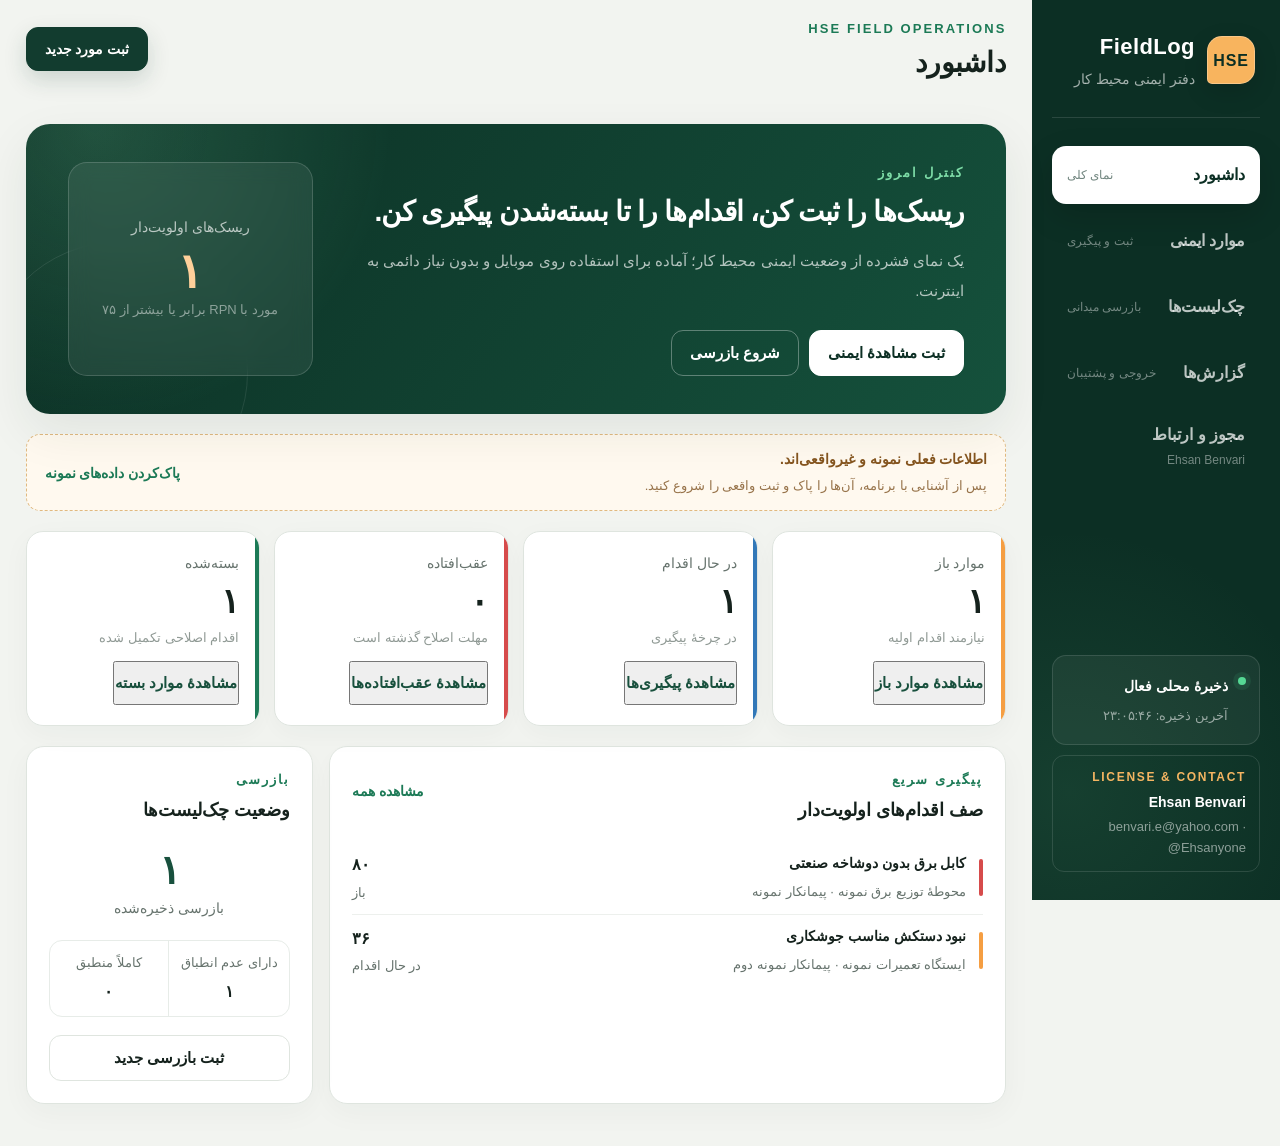
<file: index.html>
<!doctype html>
<html lang="fa" dir="rtl">
  <head>
    <meta charset="UTF-8" />
    <meta name="viewport" content="width=device-width, initial-scale=1.0, viewport-fit=cover" />
    <meta name="theme-color" content="#0c2f24" />
    <meta name="description" content="دفتر ایمنی محیط کار؛ ثبت خطر، چک‌لیست چندحوزه‌ای و گزارش مدیریتی" />
    <meta http-equiv="Content-Security-Policy" content="default-src 'self'; script-src 'self'; style-src 'self'; img-src 'self' data: blob:; connect-src 'self'; worker-src 'self'; object-src 'none'; base-uri 'none'; form-action 'none'" />
    <link rel="manifest" href="./manifest.webmanifest" />
    <link rel="icon" href="./favicon.svg" type="image/svg+xml" />
    <title>HSE FieldLog</title>
    <script type="module" crossorigin src="./assets/index-CEpUvrhv.js"></script>
    <link rel="stylesheet" crossorigin href="./assets/index-BWTjRaaN.css">
  </head>
  <body>
    <div id="root"></div>
  </body>
</html>
</file>
<file: assets/index-BWTjRaaN.css>
:root{--ink:#15221d;--muted:#66736d;--paper:#fff;--canvas:#f2f4f0;--line:#dfe5df;--green-950:#0c2f24;--green-900:#123c2f;--green-800:#18503d;--green-600:#1c7a56;--green-100:#dff3e9;--orange:#f59e42;--red:#d64b4b;--blue:#3278b8;--shadow:0 18px 48px #1a342a14}*{box-sizing:border-box}html{-webkit-text-size-adjust:100%;-moz-text-size-adjust:100%;text-size-adjust:100%;background:var(--canvas);--lightningcss-light:initial;--lightningcss-dark: ;color-scheme:light;font-size:100%}body{background:var(--canvas);color:var(--ink);-webkit-font-smoothing:antialiased;margin:0;font-family:Tahoma,Arial,sans-serif;font-size:1rem;line-height:1.7}button,input,select,textarea{font:inherit}button,select,label.file-action{-webkit-tap-highlight-color:transparent}button{cursor:pointer}.app-shell{direction:rtl;grid-template-columns:248px minmax(0,1fr);min-height:100vh;display:grid}.sidebar{background:radial-gradient(circle at 15% 88%, #5eb4831f, transparent 32%), var(--green-950);color:#fff;flex-direction:column;height:100vh;padding:28px 20px;display:flex;position:sticky;top:0;overflow:auto}.brand-block{border-bottom:1px solid #ffffff1f;align-items:center;gap:12px;padding:0 5px 25px;display:flex}.brand-mark{width:48px;height:48px;color:var(--green-950);letter-spacing:.05em;background:#f8b45e;border:1px solid #ffffff40;border-radius:15px 15px 15px 5px;place-items:center;font-size:1rem;font-weight:900;display:grid;box-shadow:0 8px 24px #00000024}.brand-block strong,.brand-block span{display:block}.brand-block strong{letter-spacing:.02em;font-size:1.375rem}.brand-block span{color:#ffffff9e;margin-top:3px;font-size:.875rem}.side-nav{gap:8px;margin-top:28px;display:grid}.nav-item{color:#ffffffba;text-align:right;background:0 0;border:1px solid #0000;border-radius:14px;justify-content:space-between;align-items:center;min-height:58px;padding:11px 14px;transition:all .16s;display:flex}.nav-item:hover,.nav-item:focus-visible{color:#fff;border-color:#ffffff24;outline:none}.nav-item.active{color:var(--green-950);background:#fff;box-shadow:0 12px 32px #00000026}.nav-item span{font-size:1rem;font-weight:800}.nav-item small{color:inherit;opacity:.58;font-size:.8125rem}.privacy-note{background:#ffffff0d;border:1px solid #ffffff1f;border-radius:14px;gap:10px;margin-top:auto;padding:16px 13px;display:flex}.status-dot{background:#55d794;border-radius:999px;flex:none;width:8px;height:8px;margin-top:5px;box-shadow:0 0 0 5px #55d7941a}.privacy-note strong{font-size:.875rem}.privacy-note p{color:#ffffff8c;margin:5px 0 0;font-size:.8125rem;line-height:1.8}.license-credit{color:#fff;text-align:right;background:0 0;border:1px solid #ffffff1f;border-radius:12px;gap:4px;margin-top:10px;padding:12px 13px;transition:all .16s;display:grid}.license-credit:hover,.license-credit:focus-visible{background:#f5b56214;border-color:#f5b56299;outline:none}.license-credit span{color:#f5b562;letter-spacing:.14em;font-family:Arial,sans-serif;font-size:.75rem;font-weight:800}.license-credit strong{font-family:Arial,sans-serif;font-size:.875rem}.license-credit small{color:#ffffff85;font-family:Arial,sans-serif;font-size:.8125rem}.workspace{min-width:0;padding:0 34px 42px}.topbar{z-index:20;-webkit-backdrop-filter:blur(18px);backdrop-filter:blur(18px);background:#f2f4f0e6;justify-content:space-between;align-items:center;min-height:96px;margin:0 -6px 26px;padding:18px 6px;display:flex;position:sticky;top:0}.eyebrow{color:var(--green-600);letter-spacing:.16em;margin:0 0 6px;font-family:Arial,sans-serif;font-size:.8125rem;font-weight:800}.topbar h1,.panel-heading h2,.panel-heading h3,.modal-heading h2,.report-header h2{margin:0}.topbar h1{font-size:1.75rem;line-height:1.2}.primary-button,.secondary-button,.danger-button{border-radius:12px;min-height:44px;padding:10px 18px;font-size:.9375rem;font-weight:800;transition:all .16s}.primary-button{border:1px solid var(--green-900);background:var(--green-900);color:#fff;box-shadow:0 9px 22px #123c2f2b}.primary-button:hover,.primary-button:focus-visible{background:var(--green-800);outline:3px solid #1c7a562e}.primary-button.light{color:var(--green-950);box-shadow:none;background:#fff;border-color:#fff}.secondary-button{border:1px solid var(--line);color:var(--ink);background:#fff}.secondary-button:hover,.secondary-button:focus-visible{background:#f7f9f7;border-color:#aebbb4;outline:none}.light-outline{color:#fff;background:0 0;border-color:#ffffff52}.light-outline:hover,.light-outline:focus-visible{background:#ffffff14;border-color:#ffffffb3}.danger-button{color:#ad3434;background:#fff7f7;border:1px solid #f0d0d0}.danger-button:disabled{cursor:not-allowed;opacity:.45}.compact-button{border-radius:9px;min-height:34px;padding:7px 11px;font-size:.8125rem}.text-button{color:var(--green-600);background:0 0;border:0;padding:5px 0;font-size:.875rem;font-weight:800}.full-width{width:100%}.section-stack{gap:20px;width:100%;max-width:1380px;margin:0 auto;display:grid}.hero-panel{background:radial-gradient(circle at 7% 0%, #75d5a333, transparent 31%), linear-gradient(125deg, var(--green-950), #15513c);color:#fff;min-height:274px;box-shadow:var(--shadow);border-radius:24px;grid-template-columns:minmax(0,1fr) 245px;gap:38px;padding:38px 42px;display:grid;position:relative;overflow:hidden}.hero-panel:after{content:"";border:1px solid #ffffff17;border-radius:50%;width:260px;height:260px;position:absolute;bottom:-90px;left:-40px}.hero-copy{z-index:1;position:relative}.hero-copy .eyebrow{color:#7ddca7}.hero-copy h2{letter-spacing:-.03em;max-width:650px;margin:0;font-size:clamp(1.5rem,2.2vw,2.25rem);line-height:1.55}.hero-copy>p:not(.eyebrow){color:#ffffffad;max-width:650px;margin:13px 0 0;font-size:.9375rem;line-height:2}.hero-actions{gap:10px;margin-top:24px;display:flex}.hero-score{z-index:1;text-align:center;-webkit-backdrop-filter:blur(10px);backdrop-filter:blur(10px);background:#ffffff12;border:1px solid #ffffff29;border-radius:19px;flex-direction:column;justify-content:center;align-items:center;min-height:188px;padding:24px;display:flex;position:relative}.hero-score span{color:#ffffffad;font-size:.875rem}.hero-score strong{color:#ffd09a;margin:8px 0 2px;font-family:Arial,sans-serif;font-size:3rem;line-height:1}.hero-score small{color:#ffffff7a;font-size:.8125rem;line-height:1.8}.demo-banner{background:#fff9ef;border:1px dashed #e0b980;border-radius:14px;justify-content:space-between;align-items:center;gap:24px;padding:13px 18px;display:flex}.demo-banner strong,.demo-banner span{display:block}.demo-banner strong{color:#85551f;font-size:.875rem}.demo-banner span{color:#98744b;margin-top:3px;font-size:.8125rem}.metric-grid{grid-template-columns:repeat(4,minmax(0,1fr));gap:14px;display:grid}.metric-card{border:1px solid var(--line);background:var(--paper);border-radius:17px;min-height:134px;padding:20px;position:relative;overflow:hidden;box-shadow:0 8px 28px #253e330a}.metric-card:before{background:var(--metric-color);content:"";width:4px;height:100%;position:absolute;top:0;right:0}.metric-card>span,.metric-card>small{display:block}.metric-card>span{color:var(--muted);font-size:.875rem}.metric-card>strong{margin-top:8px;font-family:Arial,sans-serif;font-size:2.125rem;line-height:1;display:block}.metric-card>small{color:#909a95;margin-top:9px;font-size:.8125rem}.accent-orange{--metric-color:var(--orange)}.accent-blue{--metric-color:var(--blue)}.accent-red{--metric-color:var(--red)}.accent-green{--metric-color:var(--green-600)}.dashboard-grid{grid-template-columns:minmax(0,1.65fr) minmax(280px,.7fr);gap:16px;display:grid}.panel{border:1px solid var(--line);background:var(--paper);border-radius:18px;box-shadow:0 8px 30px #253e330a}.panel-heading{justify-content:space-between;align-items:flex-start;gap:16px;margin-bottom:18px;display:flex}.panel-heading h2,.panel-heading h3{font-size:1.125rem;line-height:1.45}.dashboard-grid>.panel{padding:22px}.compact-list{display:grid}.compact-row{border-top:1px solid #edf0ed;grid-template-columns:4px minmax(0,1fr) auto;align-items:center;gap:13px;min-height:67px;padding:10px 0;display:grid}.compact-row:first-child{border-top:0}.risk-stripe{border-radius:99px;width:4px;height:37px}.risk-stripe.high,.risk-pill.high,.table-risk.high,.rpn-preview.high{color:#ab3030;background:#ffeded}.risk-stripe.medium,.risk-pill.medium,.table-risk.medium,.rpn-preview.medium{color:#9a5e14;background:#fff3df}.risk-stripe.low,.risk-pill.low,.table-risk.low,.rpn-preview.low{color:#1a704f;background:#e5f5ec}.risk-stripe.high{background:var(--red)}.risk-stripe.medium{background:var(--orange)}.risk-stripe.low{background:var(--green-600)}.compact-content strong,.compact-content span,.compact-meta strong,.compact-meta span{display:block}.compact-content strong{font-size:.875rem}.compact-content span{color:var(--muted);margin-top:5px;font-size:.8125rem}.compact-meta{text-align:left;min-width:58px}.compact-meta strong{font-family:Arial,sans-serif;font-size:1rem}.compact-meta span{color:var(--muted);margin-top:3px;font-size:.8125rem}.inspection-summary{flex-direction:column;display:flex}.inspection-number{text-align:center;padding:9px 0 19px}.inspection-number strong,.inspection-number span{display:block}.inspection-number strong{color:var(--green-800);font-family:Arial,sans-serif;font-size:2.5rem;line-height:1}.inspection-number span{color:var(--muted);margin-top:7px;font-size:.875rem}.inspection-breakdown{border:1px solid #e7ece8;border-radius:13px;grid-template-columns:1fr 1fr;margin-bottom:18px;display:grid}.inspection-breakdown div{text-align:center;padding:11px}.inspection-breakdown div+div{border-right:1px solid #e7ece8}.inspection-breakdown span,.inspection-breakdown strong{display:block}.inspection-breakdown span{color:var(--muted);font-size:.8125rem}.inspection-breakdown strong{margin-top:4px;font-family:Arial,sans-serif;font-size:1rem}.filter-bar{border:1px solid var(--line);background:var(--paper);border-radius:16px;grid-template-columns:minmax(260px,1fr) 210px 100px;align-items:end;gap:12px;padding:17px;display:grid}.finding-filters{grid-template-columns:minmax(220px,2fr) repeat(3,minmax(125px,1fr)) 85px;margin-bottom:20px}.filter-tools{flex-wrap:wrap;grid-column:1/-1;justify-content:space-between;align-items:center;gap:10px;display:flex}.catalog-management{flex-wrap:wrap;align-items:center;gap:10px;margin:12px 0 18px;display:flex}.catalog-management>span{color:var(--muted);flex:180px;font-size:.875rem;line-height:1.9}.current-catalog-actions{border-bottom:1px solid var(--line);padding-bottom:15px}.checklist-editor{width:min(760px,100%)}.catalog-editor-heading{flex-wrap:wrap;justify-content:space-between;align-items:center;gap:10px;margin:20px 0 12px;display:flex}.catalog-editor-heading h3{margin:0;font-size:1.0625rem}.catalog-editor-items{gap:12px;display:grid}.catalog-editor-row{border:1px solid var(--line);background:#f8faf8;border-radius:12px;grid-template-columns:minmax(0,1fr) auto;align-items:end;gap:12px;padding:12px;display:grid}.catalog-editor-row label{gap:7px;min-width:0;display:grid}.catalog-editor-row label>span{font-size:.9375rem;font-weight:700}.catalog-editor-row textarea{min-height:70px}.related-sectors{border:1px solid var(--line);border-radius:12px;flex-wrap:wrap;gap:12px;margin:16px 0;padding:14px;display:flex}.related-sectors legend{padding:0 6px;font-size:.9375rem}.related-sectors label{align-items:center;gap:7px;min-height:36px;font-size:.9375rem;display:flex}.related-sectors input{width:18px;height:18px;min-height:0;accent-color:var(--green-800)}.catalog-editor-error{color:#8d2929;background:#fff0ef;border-radius:9px;padding:12px;line-height:1.9}.catalog-editor-empty{color:var(--muted);font-size:.9375rem}.storage-warning{color:#664212;background:#fff7e6;border:1px solid #dfb367;border-radius:14px;margin-bottom:20px;padding:18px;line-height:1.9}.storage-warning p{margin:6px 0 12px}.recovery-actions{flex-wrap:wrap;align-items:center;gap:10px;display:flex}.metric-open{color:var(--green-800);text-align:right;margin-top:12px;padding:8px 0;font-size:.9375rem;font-weight:700}.source-hint{color:var(--green-800);overflow-wrap:anywhere;background:#edf5f0;border-radius:9px;padding:10px 12px;font-size:.9375rem;line-height:1.9}.report-scope{overflow-wrap:anywhere;background:#f2f6f3;margin:12px 0;padding:10px;font-size:.875rem;line-height:1.9}.follow-item{min-height:44px}.history-detail-row:has(.follow-item){grid-template-columns:minmax(0,1fr) auto}.history-detail-row .follow-item{grid-column:1/-1;justify-self:start}.card-actions{flex-wrap:wrap}.finding-card h2,.finding-description,.finding-details dd{overflow-wrap:anywhere}button:disabled{cursor:not-allowed;opacity:.55}button:focus-visible,summary:focus-visible{outline-offset:3px;outline:3px solid #d69a34}.search-field,.select-field,.form-grid label,.notes-field{gap:7px;display:grid}.search-field>span,.select-field>span,.form-grid label>span,.notes-field>span,.fmea-grid label>span{color:#5d6a64;font-size:.8125rem;font-weight:800}input,select,textarea{width:100%;min-height:43px;color:var(--ink);background:#fbfcfb;border:1px solid #d9e0db;border-radius:10px;outline:none;padding:9px 12px;font-size:.875rem;transition:all .15s}input:focus,select:focus,textarea:focus{border-color:var(--green-600);background:#fff;box-shadow:0 0 0 3px #1c7a561a}textarea{resize:vertical;line-height:1.8}.filter-count{min-height:43px;color:var(--green-800);background:#edf5f0;border-radius:11px;justify-content:center;align-items:baseline;gap:5px;padding:11px;display:flex}.filter-count strong{font-family:Arial,sans-serif;font-size:1.125rem}.filter-count span{font-size:.8125rem}.finding-grid{grid-template-columns:repeat(2,minmax(0,1fr));gap:15px;display:grid}.finding-card{border:1px solid var(--line);background:var(--paper);border-radius:17px;padding:21px;box-shadow:0 8px 25px #253e330a}.finding-card-head{justify-content:space-between;align-items:flex-start;gap:15px;display:flex}.finding-card-head h2{margin:12px 0 0;font-size:1.0625rem;line-height:1.65}.risk-pill,.status-pill,.completion-chip,.history-result,.table-risk{white-space:nowrap;border-radius:999px;justify-content:center;align-items:center;padding:5px 9px;font-size:.8125rem;font-weight:900;display:inline-flex}.status-pill{border:1px solid #0000}.status-open{color:#a55b0b;background:#fff0df}.status-in_progress{color:#2e669b;background:#e9f2fc}.status-closed{color:#1b6e4f;background:#e5f5ec}.finding-description{min-height:48px;color:var(--muted);margin:15px 0;font-size:.875rem;line-height:1.9}.finding-details{background:#f7f9f7;border-radius:12px;grid-template-columns:1fr 1fr;gap:11px;margin:0;padding:14px;display:grid}.finding-details dt{color:#8a948f;font-size:.8125rem}.finding-details dd{margin:4px 0 0;font-size:.8125rem;font-weight:800;line-height:1.6}.finding-details dd.overdue{color:var(--red)}.finding-score-row{flex-wrap:wrap;gap:8px;margin-top:13px;display:flex}.finding-score-row span{color:var(--muted);border:1px solid #e4e9e5;border-radius:8px;padding:6px 9px;font-size:.8125rem}.finding-score-row strong{color:var(--ink)}.card-actions{border-top:1px solid #edf0ed;gap:8px;margin-top:16px;padding-top:14px;display:flex}.card-actions select{flex:1;min-height:38px}.card-actions .danger-button{min-height:38px;padding:8px 13px;font-size:.8125rem}.empty-state{color:var(--muted);text-align:center;border:1px dashed #d1d9d3;border-radius:13px;padding:24px;font-size:.875rem}.empty-state.large{grid-column:1/-1;align-content:center;gap:7px;min-height:180px;display:grid}.empty-state.large strong{color:var(--ink);font-size:1rem}.checklist-layout{grid-template-columns:minmax(290px,.82fr) minmax(480px,1.45fr) minmax(240px,.73fr);align-items:start;gap:16px;width:100%;max-width:1540px;margin:0 auto;display:grid}.checklist-layout>.panel{padding:20px}.template-list,.history-list{gap:9px;display:grid}.checklist-picker{position:sticky;top:16px}.catalog-heading{align-items:flex-start}.catalog-total{color:var(--green-800);background:#edf5f0;border-radius:999px;flex:none;padding:5px 8px;font-size:.8125rem;font-weight:900}.catalog-intro{color:var(--muted);margin:-2px 0 14px;font-size:.8125rem;line-height:1.85}.checklist-catalog-controls{background:#f7faf8;border:1px solid #e1e8e3;border-radius:13px;gap:10px;margin-bottom:13px;padding:12px;display:grid}.checklist-search,.checklist-sector-select{gap:6px;display:grid}.checklist-search input,.checklist-sector-select select{background:#fff;min-height:39px;font-size:.875rem}.checklist-search-wrap{min-width:0;position:relative}.checklist-search-suggestions{z-index:20;overscroll-behavior:contain;background:#fff;border:1px solid #d9e0db;border-radius:10px;max-height:min(264px,40vh);margin:0;padding:4px;list-style:none;position:absolute;top:calc(100% + 4px);left:0;right:0;overflow-y:auto;box-shadow:0 8px 22px #253e331f}.checklist-search-suggestions button{width:100%;min-height:44px;color:var(--ink);text-align:start;background:0 0;border:0;border-radius:7px;justify-content:space-between;align-items:center;gap:8px;padding:8px;font-size:.875rem;line-height:1.8;display:flex}.checklist-search-suggestions button:hover,.checklist-search-suggestions button[aria-selected=true]{background:#edf5f0}.checklist-search-suggestions span{overflow-wrap:anywhere;min-width:0}.checklist-search-suggestions small{color:var(--green-800);flex:none;font-size:.8125rem}.catalog-result-row{color:var(--muted);justify-content:space-between;align-items:center;gap:8px;font-size:.8125rem;display:flex}.catalog-result-row .text-button{flex:none;font-size:.8125rem}.template-list{overscroll-behavior:contain;scrollbar-color:#b9c8c0 transparent;scrollbar-width:thin;max-height:min(62vh,720px);padding-left:4px;overflow-y:auto}.template-group{gap:8px;display:grid}.template-group+.template-group{border-top:1px solid #e6ebe7;margin-top:7px;padding-top:14px}.template-group-heading{justify-content:space-between;align-items:flex-start;gap:8px;padding:0 2px;display:flex}.template-group-heading strong,.template-group-heading span{display:block}.template-group-heading strong{font-size:.8125rem}.template-group-heading span{color:#7a8781;margin-top:3px;font-size:.75rem;line-height:1.6}.template-group-heading small{width:23px;height:23px;color:var(--green-800);background:#eef3ef;border-radius:8px;flex:none;place-items:center;font-family:Arial,sans-serif;font-size:.8125rem;font-weight:800;display:grid}.template-group-items{gap:8px;display:grid}.template-card{width:100%;color:var(--ink);text-align:right;background:#fff;border:1px solid #e1e7e2;border-radius:12px;gap:6px;padding:14px;transition:all .16s;display:grid}.template-card:hover,.template-card:focus-visible,.template-card.selected{border-color:var(--green-600);background:#edf7f1;outline:none}.template-card strong{font-size:.875rem}.template-card span{color:var(--muted);font-size:.8125rem;line-height:1.7}.template-card small{color:var(--green-600);font-size:.75rem;line-height:1.6}.template-card .template-sector-note{color:#6f7c75}.catalog-empty{justify-items:center;gap:8px;display:grid}.catalog-empty strong,.catalog-empty span{display:block}.current-template-context{color:var(--green-600);margin:6px 0 0;font-size:.8125rem;font-weight:700;line-height:1.6}.checklist-scope-note{background:#fff8ed;border-right:3px solid #e3a04c;border-radius:10px;gap:4px;margin-bottom:15px;padding:11px 13px;display:grid}.checklist-scope-note strong{color:#8b5919;font-size:.8125rem}.checklist-scope-note span{color:#746650;font-size:.8125rem;line-height:1.75}.completion-chip{color:var(--green-700,#1c6d50);background:#edf5f0}.form-grid{gap:13px;display:grid}.two-columns{grid-template-columns:1fr 1fr}.span-two{grid-column:span 2}.checklist-items{gap:10px;margin:18px 0;display:grid}.checklist-item{border:1px solid #e3e8e4;border-radius:12px;margin:0;padding:13px}.checklist-item legend{align-items:center;gap:8px;padding:0 5px;font-size:.8125rem;font-weight:800;line-height:1.7;display:flex}.checklist-item legend span{background:#eef2ef;border-radius:7px;flex:none;place-items:center;width:22px;height:22px;font-family:Arial,sans-serif;font-size:.8125rem;display:grid}.result-buttons{grid-template-columns:repeat(3,1fr);gap:7px;margin-top:10px;display:grid}.result-option{cursor:pointer;display:block}.result-option input{opacity:0;width:1px;height:1px;position:absolute}.result-option span{color:var(--muted);text-align:center;border:1px solid #e0e5e1;border-radius:8px;padding:8px 6px;font-size:.8125rem;transition:all .15s;display:block}.result-option input:focus-visible+span{outline:3px solid #1c7a5629}.result-option:hover span{background:#f8faf9;border-color:#b9c8c0}.result-option.pass input:checked+span{color:#176947;background:#e7f6ee;border-color:#8bc5a8}.result-option.fail input:checked+span{color:#aa3232;background:#fff0f0;border-color:#e69a9a}.result-option.na input:checked+span{color:#245f91;background:#e9f4fc;border-color:#7baed4;box-shadow:inset 0 0 0 1px #a9cce7}.notes-field{margin-bottom:13px}.editing-banner{background:#eef8f2;border:1px solid #b9d9c8;border-radius:11px;justify-content:space-between;align-items:center;gap:14px;margin-bottom:16px;padding:13px 15px;display:flex}.editing-banner strong,.editing-banner span{display:block}.editing-banner strong{color:var(--green-800);font-size:.8125rem}.editing-banner span{color:var(--muted);margin-top:4px;font-size:.8125rem;line-height:1.7}.inspection-submit-row{gap:8px;display:flex}.inspection-submit-row .primary-button{flex:1}.history-item{border:1px solid #e4e9e5;border-radius:11px;gap:9px;padding:13px;display:grid}.history-item-head{justify-content:space-between;align-items:flex-start;gap:10px;display:flex}.history-item-head>div>strong,.history-item-head>div>span,.history-item-head>div>small{display:block}.history-item-head>div>strong{font-size:.875rem}.history-item-head>div>span{color:var(--muted);margin-top:5px;font-size:.8125rem}.history-item-head>div>small{color:#8c9691;margin-top:4px;font-size:.75rem}.history-result{justify-self:start}.history-result.failed{color:#ad3737;background:#fff0f0}.history-result.passed{color:#176947;background:#e7f6ee}.history-counts{grid-template-columns:repeat(3,1fr);gap:6px;display:grid}.history-counts>span{border-radius:8px;justify-content:space-between;align-items:center;gap:5px;padding:7px 8px;font-size:.75rem;display:flex}.history-counts strong{font-family:Arial,sans-serif;font-size:.8125rem}.history-counts .pass{color:#176947;background:#e7f6ee}.history-counts .fail{color:#aa3232;background:#fff0f0}.history-counts .na{color:#5f6863;background:#f0f2f0}.history-details{border-top:1px solid #e8ece9;border-bottom:1px solid #e8ece9}.history-details summary{color:var(--green-700,#1c6d50);cursor:pointer;padding:10px 0;font-size:.8125rem;font-weight:800}.history-detail-items{gap:6px;padding-bottom:10px;display:grid}.history-detail-row{background:#f8faf8;border-radius:8px;grid-template-columns:minmax(0,1fr) auto;align-items:center;gap:8px;padding:8px;display:grid}.history-detail-row>span{color:var(--ink);font-size:.8125rem;line-height:1.65}.inspection-result-badge{white-space:nowrap;border-radius:999px;justify-content:center;align-items:center;padding:4px 7px;font-size:.75rem;font-weight:900;display:inline-flex}.inspection-result-badge.pass{color:#176947;background:#e7f6ee}.inspection-result-badge.fail{color:#aa3232;background:#fff0f0}.inspection-result-badge.na{color:#5f6863;background:#f0f2f0}.history-notes{color:#70542c;background:#fff8eb;border-radius:8px;margin:0 0 10px;padding:9px;font-size:.8125rem;line-height:1.7}.history-actions{gap:7px;display:flex}.history-actions .secondary-button{flex:1}.reports-page{grid-template-columns:minmax(250px,300px) minmax(0,1fr);align-items:start;gap:16px}.report-actions,.print-report{min-width:0;max-width:100%;padding:20px}.print-report{overscroll-behavior:contain;scrollbar-gutter:stable;max-height:min(760px,100vh - 132px);overflow:hidden auto}.action-grid{grid-template-columns:1fr;gap:8px;display:grid}.action-card{min-height:74px;color:var(--ink);text-align:right;background:#fbfcfb;border:1px solid #e0e6e1;border-radius:12px;gap:7px;padding:12px 13px;transition:all .15s;display:grid}.action-card:hover,.action-card:focus-visible{border-color:var(--green-600);background:#f1f8f4;outline:none}.action-card strong{font-size:.875rem}.action-card span{color:var(--muted);font-size:.8125rem;line-height:1.8}.file-action{cursor:pointer}.file-action input{opacity:0;width:1px;height:1px;position:absolute}.security-hint{color:#8a622c;background:#fff7e9;border-radius:9px;margin:14px 0 0;padding:11px;font-size:.8125rem;line-height:1.8}.report-header{border-bottom:2px solid var(--green-900);justify-content:space-between;align-items:flex-start;padding-bottom:18px;display:flex}.report-header p{color:var(--muted);margin:0 0 5px;font-size:.8125rem}.report-header h2{font-size:1.5rem}.report-header>span{color:var(--muted);font-size:.8125rem}.report-metrics{grid-template-columns:repeat(6,1fr);gap:8px;margin:18px 0;display:grid}.report-metrics div{text-align:center;background:#f4f7f4;border-radius:10px;padding:11px 8px}.report-metrics span,.report-metrics strong{display:block}.report-metrics span{color:var(--muted);font-size:.75rem}.report-metrics strong{margin-top:5px;font-family:Arial,sans-serif;font-size:1.125rem}.report-table-wrap{overflow-x:auto}.report-section-title{justify-content:space-between;align-items:flex-end;gap:12px;margin:22px 0 8px;display:flex}.report-section-title span,.report-section-title h3{margin:0;display:block}.report-section-title span{color:var(--muted);font-size:.75rem}.report-section-title h3{margin-top:4px;font-size:.9375rem}.report-section-title>strong{color:var(--green-700,#1c6d50);font-size:.8125rem}.inspection-report-heading{border-top:2px solid var(--green-900);margin-top:30px;padding-top:20px}.findings-report-table td:nth-child(2){white-space:pre-wrap;min-width:240px;line-height:1.7}.findings-report-table td:first-child{min-width:145px}.inspection-report-table td:nth-child(4){min-width:230px;line-height:1.65}.inspection-report-table td:last-child{min-width:140px;color:var(--muted);line-height:1.65}table{border-collapse:collapse;width:100%;font-size:.8125rem}th,td{text-align:right;vertical-align:middle;border-bottom:1px solid #e7ebe8;padding:11px 8px}th{color:var(--muted);font-size:.8125rem}td small{color:var(--muted);margin-top:3px;font-size:.75rem;display:block}.report-footer{color:var(--muted);text-align:center;border-top:1px solid #e7ebe8;margin-top:18px;padding-top:12px;font-size:.75rem}.report-footer span{color:var(--green-800);margin-top:5px;font-family:Arial,sans-serif;font-size:.75rem;display:block}.about-page{gap:16px}.license-hero{background:radial-gradient(circle at 8% 20%, #f5b5622e, transparent 32%), var(--green-950);color:#fff;grid-template-columns:minmax(0,1fr) 190px;align-items:center;gap:36px;min-height:250px;padding:38px 42px;display:grid;overflow:hidden}.license-copy .eyebrow{color:#f5b562}.license-copy h2{margin:0;font-size:clamp(1.5rem,2.2vw,2.25rem)}.license-copy>p:not(.eyebrow){color:#ffffffad;max-width:700px;margin:15px 0 0;font-size:.875rem;line-height:2.1}.license-seal{text-align:center;background:#ffffff0d;border:1px solid #f5b5628c;border-radius:50%;place-content:center;justify-self:end;width:170px;height:170px;display:grid;box-shadow:inset 0 0 0 9px #f5b5620d}.license-seal strong,.license-seal span{display:block}.license-seal strong{color:#f5b562;font-family:Arial,sans-serif;font-size:2.75rem;line-height:1}.license-seal span{color:#fff9;letter-spacing:.17em;margin-top:10px;font-family:Arial,sans-serif;font-size:.75rem}.license-grid{grid-template-columns:repeat(2,minmax(0,1fr));gap:16px;display:grid}.license-card{min-height:220px;padding:26px}.license-card h3{margin:0;font-size:1.25rem}.license-card>p:not(.eyebrow){color:var(--muted);margin:13px 0 0;font-size:.875rem;line-height:2}.owner-card{border-top:4px solid var(--green-700,#21664e)}.license-signature{border-top:1px solid var(--line);align-items:center;gap:10px;margin-top:24px;padding-top:16px;font-family:Arial,sans-serif;display:flex}.license-signature span{color:var(--muted);font-size:.8125rem}.license-signature strong{font-size:.9375rem}.license-tag{background:var(--green-100);color:var(--green-800);border-radius:999px;margin-top:22px;padding:8px 11px;font-size:.8125rem;font-weight:800;display:inline-flex}.contact-links{gap:10px;margin-top:22px;display:grid}.contact-mail{color:var(--green-900);background:#f4f8f5;border:1px solid #d9e4dc;border-radius:13px;gap:5px;margin:0;padding:16px;text-decoration:none;transition:all .16s;display:grid}.contact-mail:hover,.contact-mail:focus-visible{border-color:var(--green-600);background:#ebf5ef;outline:3px solid #1c7a561f}.contact-mail span{color:var(--muted);font-size:.8125rem}.contact-mail strong{font-family:Arial,sans-serif;font-size:1rem}.telegram-contact{color:#176b96;background:#f1f8fc;border-color:#cfe2ef}.telegram-contact:hover,.telegram-contact:focus-visible{background:#eaf6fc;border-color:#229ed9;outline-color:#229ed926}.privacy-card .secondary-button{margin-top:22px}.modal-backdrop{z-index:100;-webkit-backdrop-filter:blur(5px);backdrop-filter:blur(5px);background:#0518129e;place-items:center;padding:18px;display:grid;position:fixed;inset:0}.modal-card{background:#fff;border-radius:20px;width:min(760px,100%);max-height:calc(100vh - 36px);padding:24px;overflow-y:auto;box-shadow:0 30px 80px #00000047}.modal-heading{justify-content:space-between;align-items:flex-start;margin-bottom:20px;display:flex}.modal-heading h2{font-size:1.25rem}.close-button{width:36px;height:36px;color:var(--muted);background:#f8faf8;border:1px solid #e0e5e1;border-radius:10px;place-items:center;font-size:1.5rem;line-height:1;display:grid}.fmea-fieldset{border:1px solid #dfe6e1;border-radius:13px;margin:18px 0 0;padding:15px}.fmea-fieldset legend{padding:0 7px;font-size:.875rem;font-weight:900}.fmea-grid{grid-template-columns:repeat(3,minmax(0,1fr)) 110px;align-items:end;gap:10px;display:grid}.fmea-grid label{gap:7px;display:grid}.rpn-preview{border-radius:10px;place-items:center;min-height:68px;padding:8px;display:grid}.rpn-preview span,.rpn-preview strong,.rpn-preview small{display:block}.rpn-preview span{font-size:.75rem}.rpn-preview strong{font-family:Arial,sans-serif;font-size:1.25rem}.rpn-preview small{font-size:.75rem}.modal-actions{justify-content:flex-end;gap:9px;margin-top:20px;display:flex}.catalog-transfer-controls,.transfer-actions,.transfer-selection-bar{flex-wrap:wrap;align-items:center;gap:9px;display:flex}.catalog-transfer-controls{margin:12px 0 18px}.checklist-transfer{overflow-wrap:anywhere;width:min(1040px,100%);font-size:.9375rem}.checklist-transfer .modal-heading{justify-content:space-between;align-items:center;gap:12px;display:flex}.checklist-transfer .source-hint{font-size:.9375rem;line-height:1.9}.transfer-filters{grid-template-columns:1fr 1fr;gap:12px;margin:16px 0;display:grid}.transfer-filters label{gap:7px;display:grid}.checklist-transfer select,.transfer-filters input{border:1px solid var(--line);min-width:0;max-width:100%;color:var(--green-950);font:inherit;background:#fff;border-radius:9px;padding:9px}.transfer-selection-bar{justify-content:space-between;margin:12px 0}.transfer-export-list{border:1px solid var(--line);border-radius:12px;max-height:300px;overflow:auto}.transfer-export-list>label{cursor:pointer;border-bottom:1px solid var(--line);align-items:flex-start;gap:10px;padding:11px 13px;display:flex}.transfer-export-list>label:last-child{border-bottom:0}.transfer-export-list small,.transfer-summary span,.transfer-summary small{color:var(--muted);margin-top:5px;display:block}.transfer-export-list input,.transfer-consent input{width:18px;height:18px;accent-color:var(--green-950);flex-shrink:0}.transfer-file-button{cursor:pointer;position:relative;overflow:hidden}.transfer-file-button input{opacity:0;cursor:pointer;width:100%;height:100%;position:absolute;inset:0}.transfer-file-button:focus-within{outline-offset:2px;outline:3px solid #7baed4}.transfer-empty{color:var(--muted);padding:22px 0;line-height:2}.transfer-summary{background:#edf5ef;border-radius:12px;margin:18px 0;padding:13px}.transfer-rows{max-height:50vh;padding:2px;overflow:auto}.transfer-row{border:1px solid var(--line);background:#fff;border-radius:12px;margin-bottom:12px;padding:14px}.transfer-conflict,.transfer-stale{border-color:#d7a746}.transfer-row-heading{justify-content:space-between;align-items:flex-start;gap:14px;display:flex}.transfer-row-heading>div{min-width:0}.transfer-badge{color:var(--muted);margin-top:6px;font-size:.875rem;display:block}.transfer-diff{margin-top:12px}.transfer-diff summary{cursor:pointer;color:var(--green-950);padding:7px 0;font-weight:700}.transfer-diff-grid{grid-template-columns:1fr 1fr;gap:12px;margin-top:10px;display:grid}.transfer-diff-grid section{background:#f7f9f7;border-radius:10px;min-width:0;padding:12px}.transfer-diff-grid h4{margin:0 0 12px}.transfer-diff-grid dl{margin:0}.transfer-diff-grid dl div{margin-bottom:8px}.transfer-diff-grid dt{font-weight:800}.transfer-diff-grid dd{white-space:pre-wrap;margin:3px 0 0}.transfer-diff-grid ol{padding-inline-start:24px;line-height:1.9}.transfer-diff-grid li{white-space:pre-wrap;padding:4px}.transfer-changed{background:#fff0ce;border-radius:5px}.transfer-consent{background:#edf5ef;border-radius:12px;align-items:flex-start;gap:10px;margin-top:18px;padding:14px;line-height:1.9;display:flex}.transfer-status{background:#edf5ef;border-radius:10px;padding:12px;line-height:1.9}.transfer-qr-panel{text-align:center;border:1px solid var(--line);background:#f7f9f7;border-radius:12px;margin-top:20px;padding:12px}.transfer-qr{width:min(440px,100%);height:auto;margin:12px auto;display:block}.transfer-qr-panel .transfer-actions{justify-content:center}.sr-only{clip:rect(0,0,0,0);white-space:nowrap;border:0;width:1px;height:1px;margin:-1px;padding:0;position:absolute;overflow:hidden}@media (width<=640px){.transfer-backdrop{padding:8px}.checklist-transfer{max-height:calc(100dvh - 16px);padding:15px}.transfer-filters,.transfer-diff-grid{grid-template-columns:1fr}.transfer-row-heading{flex-direction:column}.transfer-row-heading label,.transfer-row-heading select{width:100%}.checklist-transfer .modal-actions{flex-wrap:wrap}}.toast{z-index:120;background:var(--green-950);color:#fff;text-align:center;opacity:0;pointer-events:none;border-radius:11px;min-width:240px;max-width:calc(100vw - 30px);padding:13px 17px;font-size:.875rem;transition:all .2s;position:fixed;bottom:22px;right:50%;transform:translate(50%,20px);box-shadow:0 15px 40px #05181238}.toast.visible{opacity:1;transform:translate(50%)}.loading-card{border:1px solid var(--line);max-width:1380px;color:var(--muted);text-align:center;background:#fff;border-radius:18px;margin:0 auto;padding:50px;font-size:.9375rem}.mobile-nav{display:none}@media (width<=1180px){.checklist-layout{grid-template-columns:minmax(270px,.65fr) minmax(450px,1.35fr)}.inspection-history{grid-column:1/-1}.history-list{grid-template-columns:repeat(2,minmax(0,1fr))}.reports-page{grid-template-columns:1fr}.report-actions .action-grid{grid-template-columns:repeat(3,minmax(0,1fr))}.print-report{max-height:720px}}@media (width<=900px){.filter-bar.finding-filters{grid-template-columns:repeat(2,minmax(0,1fr))}.finding-filters .search-field,.finding-filters .filter-tools{grid-column:1/-1}.app-shell{padding-bottom:70px;display:block}.sidebar{display:none}.workspace{padding:max(0px, env(safe-area-inset-top)) 18px 30px}.topbar{min-height:82px;margin-bottom:16px}.mobile-nav{z-index:80;padding:8px 10px max(8px, env(safe-area-inset-bottom));-webkit-backdrop-filter:blur(16px);backdrop-filter:blur(16px);background:#fffffff5;border-top:1px solid #dbe2dc;grid-template-columns:repeat(5,1fr);gap:3px;display:grid;position:fixed;bottom:0;left:0;right:0}.mobile-nav button{min-height:42px;color:var(--muted);background:0 0;border:0;border-radius:9px;padding:5px;font-size:.8125rem;font-weight:800}.mobile-nav button.active{color:var(--green-800);background:#eaf4ee}.hero-panel{grid-template-columns:1fr;padding:28px}.hero-score{min-height:130px}.metric-grid{grid-template-columns:repeat(2,minmax(0,1fr))}.dashboard-grid,.checklist-layout{grid-template-columns:1fr}.checklist-picker{position:static}.template-list{max-height:52vh}.inspection-history{grid-column:auto}.filter-bar{grid-template-columns:1fr 190px}.filter-count{display:none}.finding-grid{grid-template-columns:1fr}.report-metrics{grid-template-columns:repeat(3,1fr)}.report-actions .action-grid{grid-template-columns:repeat(2,minmax(0,1fr))}.license-hero{grid-template-columns:1fr}.license-seal{display:none}.license-grid{grid-template-columns:1fr}}@media (width<=600px){.catalog-editor-row{grid-template-columns:1fr}.catalog-editor-row>button{justify-self:start}.filter-bar.finding-filters{grid-template-columns:1fr}.finding-filters>*{grid-column:1}.storage-warning{font-size:.9375rem}input,select,textarea{font-size:1.0625rem}.workspace{padding:max(0px, env(safe-area-inset-top)) 12px 25px}.topbar h1{font-size:1.375rem}.topbar .primary-button{min-height:40px;padding:8px 12px;font-size:.875rem}.hero-panel{border-radius:19px;gap:21px;min-height:auto;padding:24px 20px}.hero-copy h2{font-size:1.625rem}.hero-actions{display:grid}.hero-score strong{font-size:2.75rem}.demo-banner{display:grid}.metric-grid{gap:9px}.metric-card{min-height:122px;padding:17px}.metric-card>strong{font-size:1.875rem}.filter-bar,.two-columns,.history-list,.report-actions .action-grid{grid-template-columns:1fr}.report-actions,.finding-filters,.storage-warning,.modal-backdrop,.print-report{padding:15px 12px}.action-card{min-height:68px;padding:11px 12px}.span-two{grid-column:auto}.finding-card-head{display:grid}.status-pill{justify-self:start}.finding-details{grid-template-columns:1fr}.result-buttons{gap:5px}.editing-banner,.inspection-submit-row,.history-item-head{display:grid}.template-list{max-height:50vh}.history-result{justify-self:start}.fmea-grid{grid-template-columns:repeat(3,1fr)}.rpn-preview{grid-column:1/-1}.modal-card{padding:19px 15px}.report-metrics{grid-template-columns:repeat(2,1fr)}.print-report{max-height:620px}.license-hero{min-height:auto;padding:27px 22px}.license-card{min-height:auto;padding:21px}.report-table-wrap{margin:0 -4px}.report-header h2{font-size:1.25rem}.report-metrics{gap:6px;margin:14px 0}.report-metrics div{padding:8px 6px}.report-metrics strong{font-size:1rem}.inspection-report-table td:nth-child(4){min-width:165px}.findings-report-table td:nth-child(2){min-width:190px}.inspection-report-table td:last-child{min-width:105px}.print-report th,.print-report td{padding:8px 6px}}body{min-width:0}button,input,select,textarea{line-height:1.6}input:not([type=checkbox]):not([type=radio]):not([type=file]),select,textarea,.checklist-search input,.checklist-sector-select select{min-width:0;max-width:100%;min-height:44px;font-size:1rem}.workspace{padding-inline:clamp(12px,2vw,32px);container:workspace/inline-size}.workspace :is(.panel,.panel-heading,.two-columns,.filter-bar,.finding-card,.finding-card-head,.catalog-management,.catalog-transfer-controls,.inspection-submit-row,.history-item-head){min-width:0}.workspace :is(h1,h2,h3,h4,p,label,button,span,strong,small,dt,dd),.modal-card :is(h2,h3,h4,p,label,button,span,strong,small,dt,dd){overflow-wrap:anywhere}.topbar{gap:12px}.topbar>div{min-width:0}.topbar .primary-button{flex:none;font-size:.875rem}.nav-item{flex-wrap:wrap;gap:3px 10px}.nav-item small{font-size:.75rem}.primary-button,.secondary-button,.danger-button{white-space:normal;min-height:44px}.text-button,.metric-open,.close-button{min-height:44px}.close-button{flex-shrink:0;width:44px}.template-list{max-height:min(40rem,58dvh)}.template-card{padding:14px}.template-card strong{font-size:1rem;line-height:1.8}.template-card span{font-size:.875rem}.template-card small{font-size:.8125rem}.checklist-layout{grid-template-columns:minmax(0,1fr)}.checklist-picker{position:static}.inspection-history{grid-column:auto}.history-list{grid-template-columns:minmax(0,1fr)}.filter-bar,.finding-filters{grid-template-columns:repeat(auto-fit,minmax(min(100%,14rem),1fr))}.filter-bar>*{min-width:0}.reports-page{grid-template-columns:minmax(0,1fr)}.report-actions .action-grid{grid-template-columns:repeat(auto-fit,minmax(min(100%,15rem),1fr))}.report-table-wrap{max-width:100%;overflow-x:auto}.result-buttons label{min-height:44px;padding:9px 5px}.modal-backdrop{padding:max(12px,env(safe-area-inset-top)) 12px max(12px,env(safe-area-inset-bottom))}.modal-card,.checklist-transfer{max-width:100%;max-height:calc(100dvh - 32px);padding:clamp(16px,2vw,24px)}.modal-heading{gap:12px}.modal-actions{flex-wrap:wrap}.transfer-filters,.transfer-diff-grid{grid-template-columns:repeat(2,minmax(0,1fr))}.transfer-row-heading{flex-wrap:wrap}.transfer-row-heading label{min-width:min(100%,14rem);max-width:100%}.transfer-file-button{min-height:44px}.transfer-status{font-size:.9375rem}.catalog-transfer-controls>button{max-width:100%}@container workspace (width>=54rem){.checklist-layout{grid-template-columns:minmax(17rem,.85fr) minmax(0,1.5fr)}.inspection-history{grid-column:1/-1}.history-list{grid-template-columns:repeat(2,minmax(0,1fr))}}@container workspace (width>=82rem){.checklist-layout{grid-template-columns:minmax(18rem,.9fr) minmax(0,1.5fr) minmax(16rem,.8fr)}.inspection-history{grid-column:auto}.history-list{grid-template-columns:minmax(0,1fr)}}@media (width<=900px){.app-shell{padding-bottom:calc(6rem + env(safe-area-inset-bottom))}.mobile-nav button{overflow-wrap:anywhere;min-height:52px;padding:6px 2px;font-size:.75rem;line-height:1.5}.toast{bottom:calc(6rem + env(safe-area-inset-bottom))}}@media (width<=640px){.transfer-filters,.transfer-diff-grid,.two-columns{grid-template-columns:minmax(0,1fr)}.span-two{grid-column:auto}.modal-card .modal-actions>button{flex:140px}.transfer-actions>button{flex:150px}.transfer-selection-bar{align-items:stretch}.transfer-selection-bar button{min-height:44px}.transfer-row-heading label,.transfer-row-heading select{width:100%}.checklist-layout>.panel{padding:16px}.result-buttons{grid-template-columns:repeat(3,minmax(0,1fr))}.checklist-transfer .source-hint{font-size:.875rem}.topbar .primary-button{max-width:46%}}@media (height<=520px) and (orientation:landscape){.topbar{min-height:64px;position:static}.modal-card{max-height:calc(100dvh - 20px)}}@media print{body{background:#fff}.sidebar,.topbar,.mobile-nav,.report-actions,.toast,.finding-filters,.storage-warning,.modal-backdrop,.catalog-management,.about-page{display:none!important}.app-shell,.workspace,.reports-page{background:#fff;min-height:auto;padding:0;display:block}.print-report{max-width:none;max-height:none;box-shadow:none;scrollbar-gutter:auto;border:0;border-radius:0;overflow:visible}.report-table-wrap{overflow:visible}.report-section-title,thead{break-after:avoid}.inspection-report-heading{break-before:page}tr{break-inside:avoid}}
</file>
